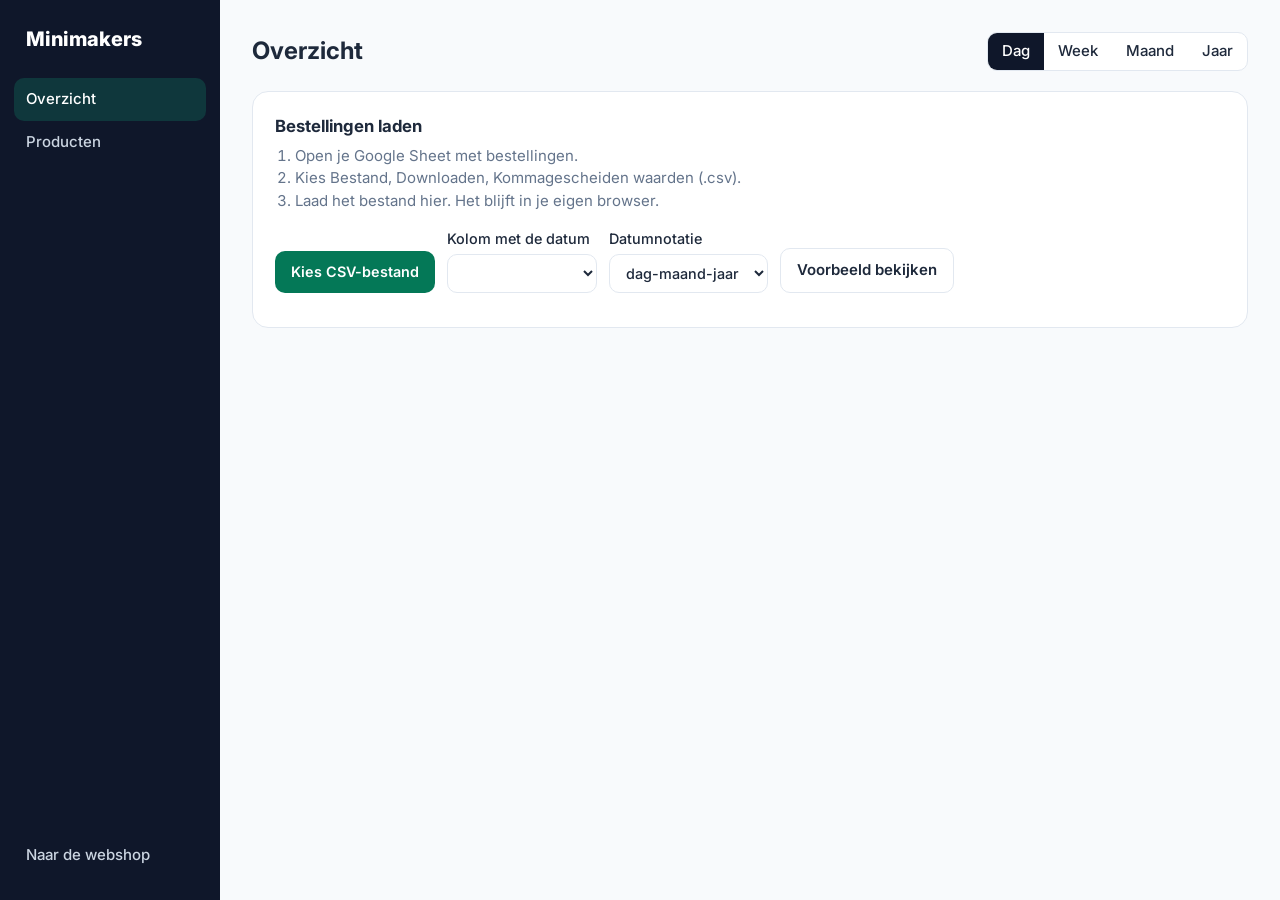
<file: dashboard.html>
<!DOCTYPE html>
<html lang="nl">
<head>
<meta charset="UTF-8">
<meta name="viewport" content="width=device-width, initial-scale=1.0">
<meta name="robots" content="noindex">
<title>Minimakers beheer</title>
<link href="https://fonts.googleapis.com/css2?family=Inter:wght@400;500;600;700;800&display=swap" rel="stylesheet">
<style>
:root{--primary:#10b981;--brand:#047857;--dark:#0f172a;--text:#1e293b;--muted:#64748b;--line:#e2e8f0;--bg:#f8fafc;--radius:16px}
*{box-sizing:border-box}
body{margin:0;font-family:'Inter',-apple-system,BlinkMacSystemFont,'Segoe UI',Roboto,sans-serif;color:var(--text);background:var(--bg);font-size:15px;line-height:1.5}
[hidden]{display:none!important}
button,input,select,textarea{font:inherit;color:inherit}
:focus-visible{outline:2px solid var(--brand);outline-offset:2px}
h1{font-size:1.5rem;margin:0}
h2{font-size:1.05rem;margin:0}
small,.muted{color:var(--muted)}
label{display:grid;gap:4px;font-weight:500;font-size:.9rem}
input,select,textarea{border:1px solid var(--line);border-radius:10px;padding:9px 12px;background:#fff;width:100%}
input[type=checkbox]{width:auto}
.btn{background:var(--brand);color:#fff;border:0;border-radius:10px;padding:10px 16px;font-weight:600;cursor:pointer;display:inline-block;text-align:center}
.btn:hover{background:#065f46}
.btn.ghost{background:#fff;color:var(--text);border:1px solid var(--line)}
.btn.ghost:hover{background:var(--bg)}
.shell{display:grid;grid-template-columns:220px 1fr;min-height:100vh}
aside{background:var(--dark);color:#cbd5e1;padding:24px 14px;display:flex;flex-direction:column;gap:4px;position:sticky;top:0;height:100vh}
.brand{color:#fff;font-weight:800;font-size:1.25rem;padding:0 12px 20px}
aside button,aside a{background:none;border:0;color:inherit;text-align:left;padding:10px 12px;border-radius:10px;cursor:pointer;font-weight:500;width:100%;text-decoration:none;display:block}
aside button:hover,aside a:hover{background:rgba(255,255,255,.07)}
aside button[aria-current=page]{background:rgba(16,185,129,.2);color:#fff}
.spacer{flex:1}
main{padding:32px;max-width:1120px;width:100%}
.head{display:flex;justify-content:space-between;align-items:center;gap:16px;flex-wrap:wrap;margin-bottom:20px}
.panel{background:#fff;border:1px solid var(--line);border-radius:var(--radius);padding:22px;margin-bottom:20px}
.panel .head{margin-bottom:14px}
.tabs{display:inline-flex;border:1px solid var(--line);border-radius:10px;overflow:hidden;background:#fff}
.tabs button{border:0;background:none;padding:7px 14px;cursor:pointer;font-weight:500}
.tabs button[aria-pressed=true]{background:var(--dark);color:#fff}
.kpis{display:grid;grid-template-columns:repeat(4,1fr);padding:0}
.kpis div{padding:20px 22px;border-left:1px solid var(--line);display:grid;gap:2px}
.kpis div:first-child{border-left:0}
.kpis strong{font-size:1.6rem;font-weight:700}
.kpis span{color:var(--muted);font-size:.9rem}
.chart{display:flex;gap:4px;height:240px;position:relative;padding-top:18px}
.ymax{position:absolute;top:0;left:0;font-size:.75rem;color:var(--muted)}
.col{flex:1;min-width:0;display:flex;flex-direction:column}
.barwrap{flex:1;display:flex;align-items:flex-end;border-bottom:1px solid var(--line)}
.bar{width:100%;background:var(--primary);border-radius:4px 4px 0 0;min-height:2px}
.col:hover .bar{background:var(--brand)}
.col span{height:22px;padding-top:4px;font-size:.72rem;color:var(--muted);white-space:nowrap;display:flex;justify-content:center}
.best{display:grid;grid-template-columns:minmax(120px,200px) 1fr 90px;gap:12px;align-items:center;padding:7px 0}
.best .track{background:var(--bg);border-radius:6px;height:12px}
.best .fill{background:var(--primary);height:100%;border-radius:6px}
.best b{text-align:right;font-weight:600}
.load{display:flex;gap:12px;align-items:end;flex-wrap:wrap}
.load label{min-width:150px}
.steps{margin:6px 0 16px;padding-left:20px;color:var(--muted)}
table{width:100%;border-collapse:collapse}
th{text-align:left;font-weight:600;color:var(--muted);font-size:.85rem;padding:0 10px 10px}
td{padding:10px;border-top:1px solid var(--line);vertical-align:middle}
.table{overflow-x:auto;padding:16px 12px}
.thumb{width:44px;height:44px;border-radius:10px;object-fit:cover;background:var(--bg);display:block}
.form{display:grid;gap:14px;max-width:560px}
.row2{display:grid;grid-template-columns:1fr 1fr;gap:12px}
.check{grid-auto-flow:column;justify-content:start;align-items:center;gap:8px}
.preview{max-width:120px;border-radius:10px}
.ok{background:#d1fae5;border-radius:10px;padding:10px 14px;margin-bottom:16px}
.banner{background:#fef3c7;border-radius:10px;padding:10px 14px;margin-bottom:20px}
@media(max-width:820px){
 .shell{grid-template-columns:1fr}
 aside{position:static;height:auto;flex-direction:row;flex-wrap:wrap;padding:12px}
 aside .brand{width:100%;padding:0 8px 6px}
 aside button,aside a{width:auto}
 .spacer{display:none}
 main{padding:18px}
 .kpis{grid-template-columns:1fr 1fr}
 .kpis div:nth-child(3){border-left:0}
 .kpis div:nth-child(n+3){border-top:1px solid var(--line)}
 .best{grid-template-columns:100px 1fr 70px}
 .row2{grid-template-columns:1fr}
}
</style>
</head>
<body>
<div class="shell">
  <aside>
    <div class="brand">Minimakers</div>
    <nav>
      <button data-view="overzicht" aria-current="page">Overzicht</button>
      <button data-view="producten">Producten</button>
    </nav>
    <div class="spacer"></div>
    <a href="./">Naar de webshop</a>
  </aside>

  <main>
    <div id="demoBanner" class="banner" hidden>Dit zijn voorbeeldgegevens. Laad je eigen bestand om je echte cijfers te zien.</div>

    <section id="v-overzicht">
      <div class="head">
        <div><h1>Overzicht</h1><p id="range" class="muted" style="margin:0"></p></div>
        <div class="tabs" id="periodTabs">
          <button data-p="dag" aria-pressed="true">Dag</button>
          <button data-p="week" aria-pressed="false">Week</button>
          <button data-p="maand" aria-pressed="false">Maand</button>
          <button data-p="jaar" aria-pressed="false">Jaar</button>
        </div>
      </div>

      <div class="panel">
        <h2>Bestellingen laden</h2>
        <ol class="steps">
          <li>Open je Google Sheet met bestellingen.</li>
          <li>Kies Bestand, Downloaden, Kommagescheiden waarden (.csv).</li>
          <li>Laad het bestand hier. Het blijft in je eigen browser.</li>
        </ol>
        <div class="load">
          <label class="btn" style="cursor:pointer">Kies CSV-bestand<input id="csvFile" type="file" accept=".csv,text/csv" hidden></label>
          <label>Kolom met de datum<select id="dateCol"></select></label>
          <label>Datumnotatie<select id="dateFmt"><option value="dmy">dag-maand-jaar</option><option value="mdy">maand-dag-jaar</option></select></label>
          <button class="btn ghost" id="demoBtn" type="button">Voorbeeld bekijken</button>
        </div>
        <p id="loadNote" class="muted" style="margin:12px 0 0"></p>
      </div>

      <div id="dash" hidden>
        <div class="panel kpis" id="kpis"></div>
        <div class="panel">
          <div class="head">
            <h2 id="chartTitle"></h2>
            <div class="tabs" id="metricTabs">
              <button data-m="rev" aria-pressed="true">Omzet</button>
              <button data-m="qty" aria-pressed="false">Aantal verkocht</button>
            </div>
          </div>
          <div class="chart" id="chart"></div>
        </div>
        <div class="panel">
          <div class="head"><h2 id="bestTitle"></h2></div>
          <div id="best"></div>
        </div>
      </div>
    </section>

    <section id="v-producten" hidden>
      <div class="head"><h1>Producten</h1></div>

      <div class="panel">
        <h2>Stap 1: laad je index.html</h2>
        <p class="muted">Kies het bestand uit je projectmap. Het dashboard voegt nieuwe producten toe met dezelfde kaart als de bestaande.</p>
        <label class="btn" style="cursor:pointer;width:max-content">Kies index.html<input id="htmlFile" type="file" accept=".html,text/html" hidden></label>
      </div>

      <div id="prodTools" hidden>
        <div id="prodDone" class="ok" hidden></div>
        <div class="panel">
          <h2 style="margin-bottom:14px">Stap 2: product toevoegen</h2>
          <form id="pForm" class="form">
            <label>Naam<input name="pname" required></label>
            <label>Beschrijving<textarea name="description" rows="3" required></textarea></label>
            <div class="row2">
              <label>Prijs in euro<input name="price" inputmode="decimal" placeholder="2,50" required></label>
              <label>Categorie
                <select name="category"><option value="Feestdagen">Feestdagen</option><option value="fidgets">Fidgets &amp; Toys</option><option value="gadgets">Gadgets</option></select>
              </label>
            </div>
            <label>Foto<input name="photo" type="file" accept="image/*" required></label>
            <img id="pPreview" class="preview" alt="" hidden>
            <small>Zet de foto in dezelfde map als index.html. De bestandsnaam wordt gebruikt in de kaart.</small>
            <label class="check"><input name="two" type="checkbox">Twee kleuren kiezen (hoofd- en accentkleur)</label>
            <label class="check"><input name="pop" type="checkbox">Label “Populair” tonen</label>
            <div><button class="btn">Product toevoegen</button></div>
          </form>
        </div>
        <div class="panel" id="dlPanel" hidden>
          <h2>Stap 3: opslaan</h2>
          <p class="muted">Download het nieuwe bestand, vervang index.html in je map en push naar GitHub.</p>
          <button class="btn" id="dlBtn" type="button">Download index.html</button>
        </div>
        <div class="panel table">
          <table>
            <thead><tr><th></th><th>Product</th><th>Prijs</th><th>Categorie</th></tr></thead>
            <tbody id="productsBody"></tbody>
          </table>
        </div>
      </div>
    </section>
  </main>
</div>

<script>
const $ = s => document.querySelector(s);
const $$ = s => [...document.querySelectorAll(s)];
const P = { dag: { n: 30, text: '30 dagen' }, week: { n: 12, text: '12 weken' }, maand: { n: 12, text: '12 maanden' }, jaar: { n: 5, text: '5 jaar' } };
const COLORS = ['Zwart', 'Wit', 'Rood', 'Groen', 'Oranje', 'Donkerblauw', 'Lichtblauw', 'Grijs', 'Bruin'];
const CATS = { Feestdagen: 'Feestdagen', fidgets: 'Fidgets & Toys', gadgets: 'Gadgets' };
let period = 'dag', metric = 'rev', orders = [], csv = null, shopHtml = '', added = 0;

const eur = v => new Intl.NumberFormat('nl-NL', { style: 'currency', currency: 'EUR' }).format(Number(v) || 0);
const esc = s => String(s ?? '').replace(/[&<>"']/g, c => ({ '&': '&amp;', '<': '&lt;', '>': '&gt;', '"': '&quot;', "'": '&#39;' }[c]));
const sum = (a, k) => a.reduce((t, x) => t + x[k], 0);

/* ---------- CSV ---------- */
function parseCSV(text) {
  if (text.charCodeAt(0) === 0xFEFF) text = text.slice(1);
  const first = text.split(/\r?\n/)[0];
  const delim = (first.match(/;/g) || []).length > (first.match(/,/g) || []).length ? ';' : ',';
  const rows = [];
  let row = [], f = '', q = false;
  for (let i = 0; i < text.length; i++) {
    const c = text[i];
    if (q) {
      if (c === '"') { if (text[i + 1] === '"') { f += '"'; i++; } else q = false; }
      else f += c;
    } else if (c === '"') q = true;
    else if (c === delim) { row.push(f); f = ''; }
    else if (c === '\n' || c === '\r') {
      if (c === '\r' && text[i + 1] === '\n') i++;
      row.push(f); f = '';
      if (row.some(x => x !== '')) rows.push(row);
      row = [];
    } else f += c;
  }
  if (f !== '' || row.length) { row.push(f); if (row.some(x => x !== '')) rows.push(row); }
  return rows;
}
function parseDate(s, mdy) {
  s = String(s || '').trim();
  if (!s) return null;
  let m = s.match(/^(\d{4})-(\d{2})-(\d{2})(?:[T ](\d{1,2}):(\d{2}))?/);
  if (m) return new Date(+m[1], m[2] - 1, +m[3], +m[4] || 0, +m[5] || 0);
  m = s.match(/^(\d{1,2})[-\/.](\d{1,2})[-\/.](\d{4})(?:[ T,]+(\d{1,2}):(\d{2}))?/);
  if (m) {
    const a = +m[1], b = +m[2];
    return new Date(+m[3], (mdy ? a : b) - 1, mdy ? b : a, +m[4] || 0, +m[5] || 0);
  }
  const t = Date.parse(s);
  return isNaN(t) ? null : new Date(t);
}
function applyCSV() {
  const H = csv.headers;
  const find = re => H.findIndex(x => re.test(x));
  const di = +$('#dateCol').value, ii = find(/orderitems/i), ti = find(/totaalbedrag|^total/i);
  const mdy = $('#dateFmt').value === 'mdy';
  orders = [];
  let skipped = 0, noItems = 0;
  for (const r of csv.rows) {
    const dt = parseDate(r[di], mdy);
    if (!dt) { skipped++; continue; }
    let obj = null;
    if (ii >= 0) { try { obj = JSON.parse(r[ii]); } catch (e) { obj = null; } }
    let total = ti >= 0 ? parseFloat(String(r[ti]).replace(/[^\d,.-]/g, '').replace(',', '.')) : NaN;
    if (isNaN(total)) total = obj ? Number(obj.total) || 0 : 0;
    if (!obj || !obj.items) noItems++;
    orders.push({ created_at: dt, total, items: (obj && obj.items) || [] });
  }
  let note = `${orders.length} bestellingen geladen.`;
  if (skipped) note += ` ${skipped} rijen zonder herkenbare datum overgeslagen. Controleer de datumkolom en datumnotatie.`;
  if (ii < 0) note += ' De kolom OrderItemsJSON ontbreekt, dus de bestsellers kunnen niet worden berekend.';
  else if (noItems) note += ` ${noItems} oudere bestellingen hebben geen productgegevens en tellen alleen mee voor de omzet.`;
  $('#loadNote').textContent = note;
  render();
}
function loadCSVText(text, save) {
  const rows = parseCSV(text);
  if (rows.length < 2) { $('#loadNote').textContent = 'Het bestand is leeg of geen geldige CSV.'; return; }
  csv = { headers: rows[0].map(h => h.trim()), rows: rows.slice(1) };
  const guess = csv.headers.findIndex(h => /datum|date|time|tijd|created|timestamp/i.test(h));
  $('#dateCol').innerHTML = csv.headers.map((h, i) => `<option value="${i}">${esc(h || 'Kolom ' + (i + 1))}</option>`).join('');
  $('#dateCol').value = guess >= 0 ? guess : 0;
  $('#demoBanner').hidden = true;
  if (save) { try { localStorage.setItem('mm_csv', text); } catch (e) {} }
  applyCSV();
}
$('#csvFile').onchange = async e => { const f = e.target.files[0]; if (f) loadCSVText(await f.text(), true); };
$('#dateCol').onchange = $('#dateFmt').onchange = () => csv && applyCSV();

/* ---------- periodes ---------- */
function bucketStart(d, p) {
  if (p === 'dag') return new Date(d.getFullYear(), d.getMonth(), d.getDate());
  if (p === 'week') { const x = new Date(d.getFullYear(), d.getMonth(), d.getDate()); x.setDate(x.getDate() - (x.getDay() + 6) % 7); return x; }
  if (p === 'maand') return new Date(d.getFullYear(), d.getMonth(), 1);
  return new Date(d.getFullYear(), 0, 1);
}
function step(d, p, k) {
  const x = new Date(d);
  if (p === 'dag') x.setDate(x.getDate() + k);
  else if (p === 'week') x.setDate(x.getDate() + 7 * k);
  else if (p === 'maand') x.setMonth(x.getMonth() + k);
  else x.setFullYear(x.getFullYear() + k);
  return x;
}
function isoWeek(d) {
  const t = new Date(Date.UTC(d.getFullYear(), d.getMonth(), d.getDate()));
  t.setUTCDate(t.getUTCDate() + 4 - (t.getUTCDay() || 7));
  return Math.ceil(((t - new Date(Date.UTC(t.getUTCFullYear(), 0, 1))) / 864e5 + 1) / 7);
}
function label(d, p) {
  if (p === 'dag') return d.toLocaleDateString('nl-NL', { day: 'numeric', month: 'short' });
  if (p === 'week') return 'wk ' + isoWeek(d);
  if (p === 'maand') return d.toLocaleDateString('nl-NL', { month: 'short', year: '2-digit' });
  return String(d.getFullYear());
}
function compute() {
  const last = bucketStart(new Date(), period);
  const buckets = [];
  for (let i = P[period].n - 1; i >= 0; i--) {
    const s = step(last, period, -i);
    buckets.push({ s, t: s.getTime(), rev: 0, qty: 0, orders: 0 });
  }
  const map = new Map(buckets.map(b => [b.t, b]));
  const prod = new Map();
  for (const o of orders) {
    const b = map.get(bucketStart(o.created_at, period).getTime());
    if (!b) continue;
    b.rev += o.total;
    b.orders++;
    for (const it of o.items) {
      const q = Number(it.quantity) || 1;
      b.qty += q;
      const e = prod.get(it.name) || { name: it.name, qty: 0, rev: 0 };
      e.qty += q;
      e.rev += (Number(it.price) || 0) * q;
      prod.set(it.name, e);
    }
  }
  return { buckets, prod: [...prod.values()] };
}

/* ---------- overzicht ---------- */
function render() {
  $('#dash').hidden = !orders.length;
  if (!orders.length) { $('#range').textContent = ''; return; }
  const d = compute();
  const key = metric === 'rev' ? 'rev' : 'qty';
  const fmt = v => metric === 'rev' ? eur(v) : v + ' stuks';
  const rev = sum(d.buckets, 'rev'), qty = sum(d.buckets, 'qty'), n = sum(d.buckets, 'orders');
  $('#range').textContent = 'Afgelopen ' + P[period].text;
  $('#kpis').innerHTML = [['Omzet', eur(rev)], ['Bestellingen', n], ['Stuks verkocht', qty], ['Gemiddelde bestelling', eur(n ? rev / n : 0)]]
    .map(([l, v]) => `<div><strong>${v}</strong><span>${l}</span></div>`).join('');
  $('#chartTitle').textContent = (metric === 'rev' ? 'Omzet' : 'Aantal verkocht') + ' per ' + period;
  const max = Math.max(...d.buckets.map(b => b[key]), 0);
  const every = Math.ceil(d.buckets.length / 8);
  $('#chart').innerHTML = `<div class="ymax">${max ? fmt(max) : ''}</div>` + d.buckets.map((b, i) =>
    `<div class="col" title="${label(b.s, period)}: ${eur(b.rev)}, ${b.qty} stuks"><div class="barwrap"><div class="bar" style="height:${max ? b[key] / max * 100 : 0}%"></div></div><span>${i % every === 0 ? label(b.s, period) : ''}</span></div>`).join('');
  const top = d.prod.sort((a, b) => b[key] - a[key]).slice(0, 8);
  $('#bestTitle').textContent = 'Bestverkocht, ' + (metric === 'rev' ? 'op omzet' : 'op aantal');
  $('#best').innerHTML = top.length ? top.map(p =>
    `<div class="best"><span>${esc(p.name)}</span><div class="track"><div class="fill" style="width:${p[key] / top[0][key] * 100}%"></div></div><b>${fmt(p[key])}</b></div>`).join('')
    : '<p class="muted">Nog geen bestellingen in deze periode.</p>';
}
$$('#periodTabs button').forEach(b => b.onclick = () => {
  period = b.dataset.p;
  $$('#periodTabs button').forEach(x => x.setAttribute('aria-pressed', x === b));
  render();
});
$$('#metricTabs button').forEach(b => b.onclick = () => {
  metric = b.dataset.m;
  $$('#metricTabs button').forEach(x => x.setAttribute('aria-pressed', x === b));
  render();
});
$$('nav button').forEach(b => b.onclick = () => {
  $$('nav button').forEach(x => x.removeAttribute('aria-current'));
  b.setAttribute('aria-current', 'page');
  ['overzicht', 'producten'].forEach(v => { $('#v-' + v).hidden = v !== b.dataset.view; });
});

/* ---------- producten ---------- */
function listProducts() {
  const doc = new DOMParser().parseFromString(shopHtml, 'text/html');
  const cards = [...doc.querySelectorAll('.product-card')];
  $('#productsBody').innerHTML = cards.map(c => {
    const img = c.querySelector('.product-image');
    return `<tr><td><img class="thumb" src="./${esc(img ? img.getAttribute('src') : '')}" alt=""></td>
      <td>${esc(c.querySelector('.product-title')?.textContent)}</td>
      <td>${esc(c.querySelector('.price-tag')?.textContent)}</td>
      <td>${esc(CATS[c.dataset.category] || c.dataset.category)}</td></tr>`;
  }).join('');
}
$('#htmlFile').onchange = async e => {
  const f = e.target.files[0];
  if (!f) return;
  shopHtml = await f.text();
  if (!shopHtml.includes('class="product-card"')) {
    shopHtml = '';
    $('#prodTools').hidden = true;
    alert('Dit lijkt niet het index.html van je webshop. Kies het bestand uit de hoofdmap van je project.');
    return;
  }
  added = 0;
  $('#prodDone').hidden = true;
  $('#dlPanel').hidden = true;
  $('#prodTools').hidden = false;
  listProducts();
};
function options(list) { return list.map(c => `<option value="${c}">${c}</option>`).join(''); }
function cardHtml(p) {
  const accent = ['Wit', ...COLORS.filter(c => c !== 'Wit')];
  const select = (lab, name, list) => `                        <div class="color-select">
                            <label>${lab}</label>
                            <select class="select-box" data-color-label="${name}">
                                ${options(list)}
                            </select>
                        </div>`;
  const colors = p.two ? select('1. Hoofdkleur:', 'Hoofdkleur', COLORS) + '\n' + select('2. Accentkleur:', 'Accentkleur', accent)
    : select('Kies kleur filament:', 'Kleur', COLORS);
  return `            <!-- ${esc(p.name)} -->
            <article class="product-card" data-category="${p.category}">
                <div class="card-image-wrapper">
                    <img src="${esc(p.image)}" alt="${esc(p.name)}" class="product-image">${p.pop ? '\n                    <span class="badge">Populair</span>' : ''}
                </div>
                <div class="card-content">
                    <h3 class="product-title">${esc(p.name)}</h3>
                    <div class="price-tag">${eur(p.price).replace(/\u00a0/g, '')}</div>
                    <p class="product-description">${esc(p.description)} <span class="eco-tag">🌱 Gemaakt van milieuvriendelijk PLA.</span></p>
                    <div class="color-select-group">
${colors}
                    </div>
                    <button class="btn add-to-cart-btn" data-id="p${Date.now()}" data-name="${esc(p.name)}" data-price="${p.price.toFixed(2)}" data-image="${esc(p.image)}">In winkelmand</button>
                </div>
            </article>`;
}
$('#pForm').elements.photo.onchange = e => {
  const file = e.target.files[0];
  $('#pPreview').hidden = !file;
  if (file) $('#pPreview').src = URL.createObjectURL(file);
};
$('#pForm').onsubmit = e => {
  e.preventDefault();
  const f = e.target;
  const d = Object.fromEntries(new FormData(f));
  const price = parseFloat(String(d.price).replace(',', '.'));
  if (!(price >= 0)) return alert('Vul een geldige prijs in, bijvoorbeeld 2,50.');
  const photo = f.elements.photo.files[0];
  const p = { name: d.pname.trim(), description: d.description.trim(), price, category: d.category, image: photo.name, two: !!d.two, pop: !!d.pop };
  const marker = `<article class="product-card" data-category="${p.category}"`;
  const i = shopHtml.lastIndexOf(marker);
  const end = i < 0 ? -1 : shopHtml.indexOf('</article>', i);
  if (end < 0) return alert('Kon de plek voor dit product in index.html niet vinden.');
  const at = end + '</article>'.length;
  shopHtml = shopHtml.slice(0, at) + '\n\n' + cardHtml(p) + shopHtml.slice(at);
  added++;
  f.reset();
  $('#pPreview').hidden = true;
  $('#prodDone').hidden = false;
  $('#prodDone').textContent = `${p.name} is toegevoegd (${added} nieuw). Voeg er nog een toe of ga naar stap 3. Vergeet niet de foto ${p.image} in je map te zetten.`;
  $('#dlPanel').hidden = false;
  listProducts();
};
$('#dlBtn').onclick = () => {
  const a = document.createElement('a');
  a.href = URL.createObjectURL(new Blob([shopHtml], { type: 'text/html' }));
  a.download = 'index.html';
  a.click();
};

/* ---------- voorbeeld ---------- */
$('#demoBtn').onclick = () => {
  const list = [['Multiclicker', 2.5], ['Hexagon Fidget', 2.5], ['Joy Fidget', 1.5], ['Infinity Cube', 2], ['Christmas Tree', 2.5], ['Sinterklaas Bowl', 5], ['Phone Holder', 1.5], ['Key Organizer', 10], ['Pringles Tray', 5], ['Egg Seperator', 2.5]];
  let seed = 7;
  const r = () => (seed = seed * 16807 % 2147483647) / 2147483647;
  orders = [];
  for (let i = 0; i < 260; i++) {
    const d = new Date();
    d.setDate(d.getDate() - Math.floor(r() * r() * 500));
    const count = 1 + Math.floor(r() * 3);
    const items = [];
    for (let k = 0; k < count; k++) {
      const p = list[Math.floor(r() * r() * list.length)];
      items.push({ name: p[0], price: p[1], quantity: 1 + Math.floor(r() * 2) });
    }
    orders.push({ created_at: d, total: items.reduce((a, b) => a + b.price * b.quantity, 0), items });
  }
  $('#demoBanner').hidden = false;
  $('#loadNote').textContent = '';
  render();
};

/* ---------- start ---------- */
try { const saved = localStorage.getItem('mm_csv'); if (saved) loadCSVText(saved, false); } catch (e) {}
</script>
</body>
</html>
</file>
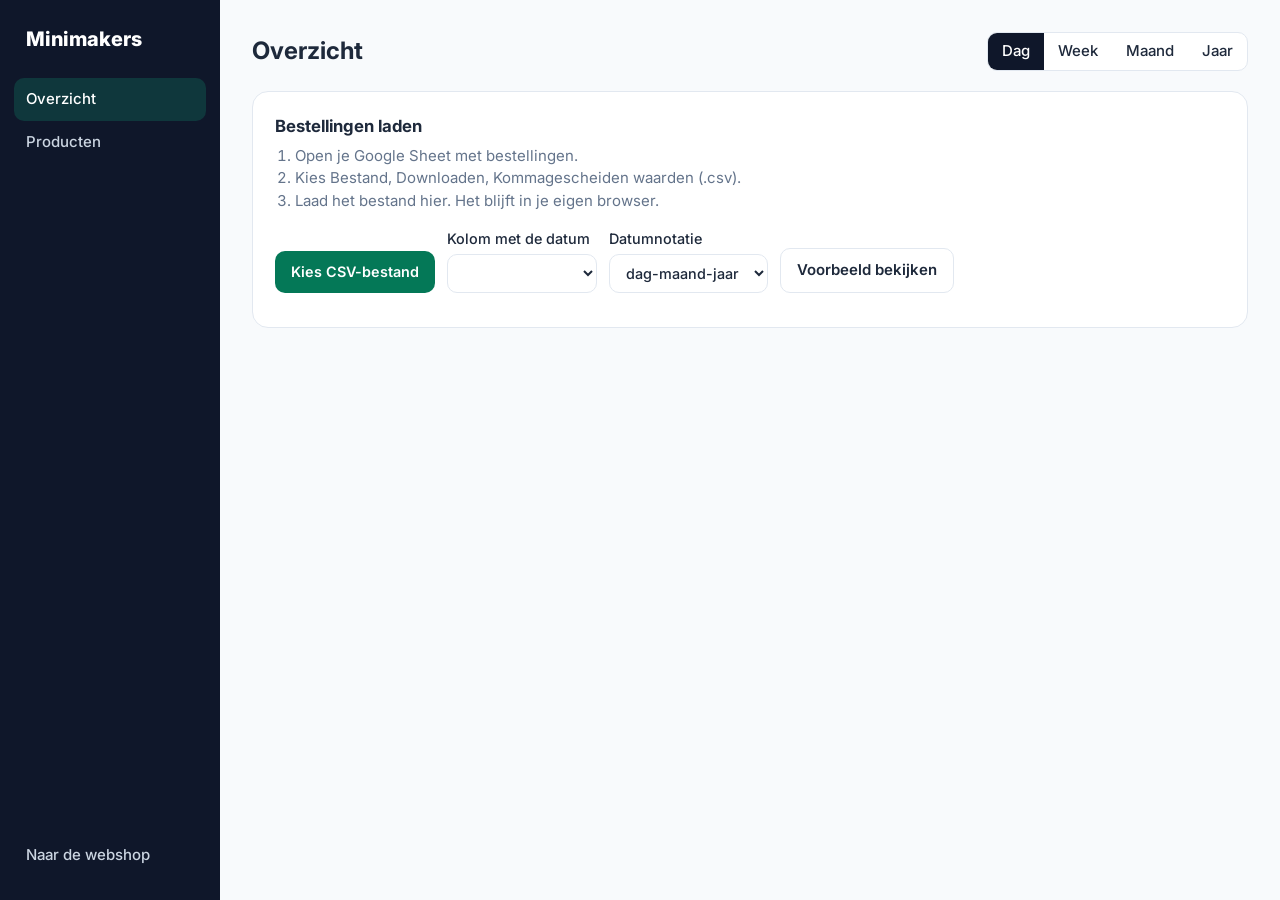
<file: index (1).html>
<!DOCTYPE html>
<html lang="nl">
<head>
<meta charset="UTF-8">
<meta name="viewport" content="width=device-width, initial-scale=1.0">
<meta name="robots" content="noindex">
<title>Minimakers beheer</title>
<link href="https://fonts.googleapis.com/css2?family=Inter:wght@400;500;600;700;800&display=swap" rel="stylesheet">
<style>
:root{--primary:#10b981;--brand:#047857;--dark:#0f172a;--text:#1e293b;--muted:#64748b;--line:#e2e8f0;--bg:#f8fafc;--radius:16px}
*{box-sizing:border-box}
body{margin:0;font-family:'Inter',-apple-system,BlinkMacSystemFont,'Segoe UI',Roboto,sans-serif;color:var(--text);background:var(--bg);font-size:15px;line-height:1.5}
[hidden]{display:none!important}
button,input,select,textarea{font:inherit;color:inherit}
:focus-visible{outline:2px solid var(--brand);outline-offset:2px}
h1{font-size:1.5rem;margin:0}
h2{font-size:1.05rem;margin:0}
small,.muted{color:var(--muted)}
label{display:grid;gap:4px;font-weight:500;font-size:.9rem}
input,select,textarea{border:1px solid var(--line);border-radius:10px;padding:9px 12px;background:#fff;width:100%}
input[type=checkbox]{width:auto}
.btn{background:var(--brand);color:#fff;border:0;border-radius:10px;padding:10px 16px;font-weight:600;cursor:pointer;display:inline-block;text-align:center}
.btn:hover{background:#065f46}
.btn.ghost{background:#fff;color:var(--text);border:1px solid var(--line)}
.btn.ghost:hover{background:var(--bg)}
.shell{display:grid;grid-template-columns:220px 1fr;min-height:100vh}
aside{background:var(--dark);color:#cbd5e1;padding:24px 14px;display:flex;flex-direction:column;gap:4px;position:sticky;top:0;height:100vh}
.brand{color:#fff;font-weight:800;font-size:1.25rem;padding:0 12px 20px}
aside button,aside a{background:none;border:0;color:inherit;text-align:left;padding:10px 12px;border-radius:10px;cursor:pointer;font-weight:500;width:100%;text-decoration:none;display:block}
aside button:hover,aside a:hover{background:rgba(255,255,255,.07)}
aside button[aria-current=page]{background:rgba(16,185,129,.2);color:#fff}
.spacer{flex:1}
main{padding:32px;max-width:1120px;width:100%}
.head{display:flex;justify-content:space-between;align-items:center;gap:16px;flex-wrap:wrap;margin-bottom:20px}
.panel{background:#fff;border:1px solid var(--line);border-radius:var(--radius);padding:22px;margin-bottom:20px}
.panel .head{margin-bottom:14px}
.tabs{display:inline-flex;border:1px solid var(--line);border-radius:10px;overflow:hidden;background:#fff}
.tabs button{border:0;background:none;padding:7px 14px;cursor:pointer;font-weight:500}
.tabs button[aria-pressed=true]{background:var(--dark);color:#fff}
.kpis{display:grid;grid-template-columns:repeat(4,1fr);padding:0}
.kpis div{padding:20px 22px;border-left:1px solid var(--line);display:grid;gap:2px}
.kpis div:first-child{border-left:0}
.kpis strong{font-size:1.6rem;font-weight:700}
.kpis span{color:var(--muted);font-size:.9rem}
.chart{display:flex;gap:4px;height:240px;position:relative;padding-top:18px}
.ymax{position:absolute;top:0;left:0;font-size:.75rem;color:var(--muted)}
.col{flex:1;min-width:0;display:flex;flex-direction:column}
.barwrap{flex:1;display:flex;align-items:flex-end;border-bottom:1px solid var(--line)}
.bar{width:100%;background:var(--primary);border-radius:4px 4px 0 0;min-height:2px}
.col:hover .bar{background:var(--brand)}
.col span{height:22px;padding-top:4px;font-size:.72rem;color:var(--muted);white-space:nowrap;display:flex;justify-content:center}
.best{display:grid;grid-template-columns:minmax(120px,200px) 1fr 90px;gap:12px;align-items:center;padding:7px 0}
.best .track{background:var(--bg);border-radius:6px;height:12px}
.best .fill{background:var(--primary);height:100%;border-radius:6px}
.best b{text-align:right;font-weight:600}
.load{display:flex;gap:12px;align-items:end;flex-wrap:wrap}
.load label{min-width:150px}
.steps{margin:6px 0 16px;padding-left:20px;color:var(--muted)}
table{width:100%;border-collapse:collapse}
th{text-align:left;font-weight:600;color:var(--muted);font-size:.85rem;padding:0 10px 10px}
td{padding:10px;border-top:1px solid var(--line);vertical-align:middle}
.table{overflow-x:auto;padding:16px 12px}
.thumb{width:44px;height:44px;border-radius:10px;object-fit:cover;background:var(--bg);display:block}
.form{display:grid;gap:14px;max-width:560px}
.row2{display:grid;grid-template-columns:1fr 1fr;gap:12px}
.check{grid-auto-flow:column;justify-content:start;align-items:center;gap:8px}
.preview{max-width:120px;border-radius:10px}
.ok{background:#d1fae5;border-radius:10px;padding:10px 14px;margin-bottom:16px}
.banner{background:#fef3c7;border-radius:10px;padding:10px 14px;margin-bottom:20px}
@media(max-width:820px){
 .shell{grid-template-columns:1fr}
 aside{position:static;height:auto;flex-direction:row;flex-wrap:wrap;padding:12px}
 aside .brand{width:100%;padding:0 8px 6px}
 aside button,aside a{width:auto}
 .spacer{display:none}
 main{padding:18px}
 .kpis{grid-template-columns:1fr 1fr}
 .kpis div:nth-child(3){border-left:0}
 .kpis div:nth-child(n+3){border-top:1px solid var(--line)}
 .best{grid-template-columns:100px 1fr 70px}
 .row2{grid-template-columns:1fr}
}
</style>
</head>
<body>
<div class="shell">
  <aside>
    <div class="brand">Minimakers</div>
    <nav>
      <button data-view="overzicht" aria-current="page">Overzicht</button>
      <button data-view="producten">Producten</button>
    </nav>
    <div class="spacer"></div>
    <a href="../">Naar de webshop</a>
  </aside>

  <main>
    <div id="demoBanner" class="banner" hidden>Dit zijn voorbeeldgegevens. Laad je eigen bestand om je echte cijfers te zien.</div>

    <section id="v-overzicht">
      <div class="head">
        <div><h1>Overzicht</h1><p id="range" class="muted" style="margin:0"></p></div>
        <div class="tabs" id="periodTabs">
          <button data-p="dag" aria-pressed="true">Dag</button>
          <button data-p="week" aria-pressed="false">Week</button>
          <button data-p="maand" aria-pressed="false">Maand</button>
          <button data-p="jaar" aria-pressed="false">Jaar</button>
        </div>
      </div>

      <div class="panel">
        <h2>Bestellingen laden</h2>
        <ol class="steps">
          <li>Open je Google Sheet met bestellingen.</li>
          <li>Kies Bestand, Downloaden, Kommagescheiden waarden (.csv).</li>
          <li>Laad het bestand hier. Het blijft in je eigen browser.</li>
        </ol>
        <div class="load">
          <label class="btn" style="cursor:pointer">Kies CSV-bestand<input id="csvFile" type="file" accept=".csv,text/csv" hidden></label>
          <label>Kolom met de datum<select id="dateCol"></select></label>
          <label>Datumnotatie<select id="dateFmt"><option value="dmy">dag-maand-jaar</option><option value="mdy">maand-dag-jaar</option></select></label>
          <button class="btn ghost" id="demoBtn" type="button">Voorbeeld bekijken</button>
        </div>
        <p id="loadNote" class="muted" style="margin:12px 0 0"></p>
      </div>

      <div id="dash" hidden>
        <div class="panel kpis" id="kpis"></div>
        <div class="panel">
          <div class="head">
            <h2 id="chartTitle"></h2>
            <div class="tabs" id="metricTabs">
              <button data-m="rev" aria-pressed="true">Omzet</button>
              <button data-m="qty" aria-pressed="false">Aantal verkocht</button>
            </div>
          </div>
          <div class="chart" id="chart"></div>
        </div>
        <div class="panel">
          <div class="head"><h2 id="bestTitle"></h2></div>
          <div id="best"></div>
        </div>
      </div>
    </section>

    <section id="v-producten" hidden>
      <div class="head"><h1>Producten</h1></div>

      <div class="panel">
        <h2>Stap 1: laad je index.html</h2>
        <p class="muted">Kies het bestand uit je projectmap. Het dashboard voegt nieuwe producten toe met dezelfde kaart als de bestaande.</p>
        <label class="btn" style="cursor:pointer;width:max-content">Kies index.html<input id="htmlFile" type="file" accept=".html,text/html" hidden></label>
      </div>

      <div id="prodTools" hidden>
        <div id="prodDone" class="ok" hidden></div>
        <div class="panel">
          <h2 style="margin-bottom:14px">Stap 2: product toevoegen</h2>
          <form id="pForm" class="form">
            <label>Naam<input name="pname" required></label>
            <label>Beschrijving<textarea name="description" rows="3" required></textarea></label>
            <div class="row2">
              <label>Prijs in euro<input name="price" inputmode="decimal" placeholder="2,50" required></label>
              <label>Categorie
                <select name="category"><option value="Feestdagen">Feestdagen</option><option value="fidgets">Fidgets &amp; Toys</option><option value="gadgets">Gadgets</option></select>
              </label>
            </div>
            <label>Foto<input name="photo" type="file" accept="image/*" required></label>
            <img id="pPreview" class="preview" alt="" hidden>
            <small>Zet de foto in dezelfde map als index.html. De bestandsnaam wordt gebruikt in de kaart.</small>
            <label class="check"><input name="two" type="checkbox">Twee kleuren kiezen (hoofd- en accentkleur)</label>
            <label class="check"><input name="pop" type="checkbox">Label “Populair” tonen</label>
            <div><button class="btn">Product toevoegen</button></div>
          </form>
        </div>
        <div class="panel" id="dlPanel" hidden>
          <h2>Stap 3: opslaan</h2>
          <p class="muted">Download het nieuwe bestand, vervang index.html in je map en push naar GitHub.</p>
          <button class="btn" id="dlBtn" type="button">Download index.html</button>
        </div>
        <div class="panel table">
          <table>
            <thead><tr><th></th><th>Product</th><th>Prijs</th><th>Categorie</th></tr></thead>
            <tbody id="productsBody"></tbody>
          </table>
        </div>
      </div>
    </section>
  </main>
</div>

<script>
const $ = s => document.querySelector(s);
const $$ = s => [...document.querySelectorAll(s)];
const P = { dag: { n: 30, text: '30 dagen' }, week: { n: 12, text: '12 weken' }, maand: { n: 12, text: '12 maanden' }, jaar: { n: 5, text: '5 jaar' } };
const COLORS = ['Zwart', 'Wit', 'Rood', 'Groen', 'Oranje', 'Donkerblauw', 'Lichtblauw', 'Grijs', 'Bruin'];
const CATS = { Feestdagen: 'Feestdagen', fidgets: 'Fidgets & Toys', gadgets: 'Gadgets' };
let period = 'dag', metric = 'rev', orders = [], csv = null, shopHtml = '', added = 0;

const eur = v => new Intl.NumberFormat('nl-NL', { style: 'currency', currency: 'EUR' }).format(Number(v) || 0);
const esc = s => String(s ?? '').replace(/[&<>"']/g, c => ({ '&': '&amp;', '<': '&lt;', '>': '&gt;', '"': '&quot;', "'": '&#39;' }[c]));
const sum = (a, k) => a.reduce((t, x) => t + x[k], 0);

/* ---------- CSV ---------- */
function parseCSV(text) {
  if (text.charCodeAt(0) === 0xFEFF) text = text.slice(1);
  const first = text.split(/\r?\n/)[0];
  const delim = (first.match(/;/g) || []).length > (first.match(/,/g) || []).length ? ';' : ',';
  const rows = [];
  let row = [], f = '', q = false;
  for (let i = 0; i < text.length; i++) {
    const c = text[i];
    if (q) {
      if (c === '"') { if (text[i + 1] === '"') { f += '"'; i++; } else q = false; }
      else f += c;
    } else if (c === '"') q = true;
    else if (c === delim) { row.push(f); f = ''; }
    else if (c === '\n' || c === '\r') {
      if (c === '\r' && text[i + 1] === '\n') i++;
      row.push(f); f = '';
      if (row.some(x => x !== '')) rows.push(row);
      row = [];
    } else f += c;
  }
  if (f !== '' || row.length) { row.push(f); if (row.some(x => x !== '')) rows.push(row); }
  return rows;
}
function parseDate(s, mdy) {
  s = String(s || '').trim();
  if (!s) return null;
  let m = s.match(/^(\d{4})-(\d{2})-(\d{2})(?:[T ](\d{1,2}):(\d{2}))?/);
  if (m) return new Date(+m[1], m[2] - 1, +m[3], +m[4] || 0, +m[5] || 0);
  m = s.match(/^(\d{1,2})[-\/.](\d{1,2})[-\/.](\d{4})(?:[ T,]+(\d{1,2}):(\d{2}))?/);
  if (m) {
    const a = +m[1], b = +m[2];
    return new Date(+m[3], (mdy ? a : b) - 1, mdy ? b : a, +m[4] || 0, +m[5] || 0);
  }
  const t = Date.parse(s);
  return isNaN(t) ? null : new Date(t);
}
function applyCSV() {
  const H = csv.headers;
  const find = re => H.findIndex(x => re.test(x));
  const di = +$('#dateCol').value, ii = find(/orderitems/i), ti = find(/totaalbedrag|^total/i);
  const mdy = $('#dateFmt').value === 'mdy';
  orders = [];
  let skipped = 0, noItems = 0;
  for (const r of csv.rows) {
    const dt = parseDate(r[di], mdy);
    if (!dt) { skipped++; continue; }
    let obj = null;
    if (ii >= 0) { try { obj = JSON.parse(r[ii]); } catch (e) { obj = null; } }
    let total = ti >= 0 ? parseFloat(String(r[ti]).replace(/[^\d,.-]/g, '').replace(',', '.')) : NaN;
    if (isNaN(total)) total = obj ? Number(obj.total) || 0 : 0;
    if (!obj || !obj.items) noItems++;
    orders.push({ created_at: dt, total, items: (obj && obj.items) || [] });
  }
  let note = `${orders.length} bestellingen geladen.`;
  if (skipped) note += ` ${skipped} rijen zonder herkenbare datum overgeslagen. Controleer de datumkolom en datumnotatie.`;
  if (ii < 0) note += ' De kolom OrderItemsJSON ontbreekt, dus de bestsellers kunnen niet worden berekend.';
  else if (noItems) note += ` ${noItems} oudere bestellingen hebben geen productgegevens en tellen alleen mee voor de omzet.`;
  $('#loadNote').textContent = note;
  render();
}
function loadCSVText(text, save) {
  const rows = parseCSV(text);
  if (rows.length < 2) { $('#loadNote').textContent = 'Het bestand is leeg of geen geldige CSV.'; return; }
  csv = { headers: rows[0].map(h => h.trim()), rows: rows.slice(1) };
  const guess = csv.headers.findIndex(h => /datum|date|time|tijd|created|timestamp/i.test(h));
  $('#dateCol').innerHTML = csv.headers.map((h, i) => `<option value="${i}">${esc(h || 'Kolom ' + (i + 1))}</option>`).join('');
  $('#dateCol').value = guess >= 0 ? guess : 0;
  $('#demoBanner').hidden = true;
  if (save) { try { localStorage.setItem('mm_csv', text); } catch (e) {} }
  applyCSV();
}
$('#csvFile').onchange = async e => { const f = e.target.files[0]; if (f) loadCSVText(await f.text(), true); };
$('#dateCol').onchange = $('#dateFmt').onchange = () => csv && applyCSV();

/* ---------- periodes ---------- */
function bucketStart(d, p) {
  if (p === 'dag') return new Date(d.getFullYear(), d.getMonth(), d.getDate());
  if (p === 'week') { const x = new Date(d.getFullYear(), d.getMonth(), d.getDate()); x.setDate(x.getDate() - (x.getDay() + 6) % 7); return x; }
  if (p === 'maand') return new Date(d.getFullYear(), d.getMonth(), 1);
  return new Date(d.getFullYear(), 0, 1);
}
function step(d, p, k) {
  const x = new Date(d);
  if (p === 'dag') x.setDate(x.getDate() + k);
  else if (p === 'week') x.setDate(x.getDate() + 7 * k);
  else if (p === 'maand') x.setMonth(x.getMonth() + k);
  else x.setFullYear(x.getFullYear() + k);
  return x;
}
function isoWeek(d) {
  const t = new Date(Date.UTC(d.getFullYear(), d.getMonth(), d.getDate()));
  t.setUTCDate(t.getUTCDate() + 4 - (t.getUTCDay() || 7));
  return Math.ceil(((t - new Date(Date.UTC(t.getUTCFullYear(), 0, 1))) / 864e5 + 1) / 7);
}
function label(d, p) {
  if (p === 'dag') return d.toLocaleDateString('nl-NL', { day: 'numeric', month: 'short' });
  if (p === 'week') return 'wk ' + isoWeek(d);
  if (p === 'maand') return d.toLocaleDateString('nl-NL', { month: 'short', year: '2-digit' });
  return String(d.getFullYear());
}
function compute() {
  const last = bucketStart(new Date(), period);
  const buckets = [];
  for (let i = P[period].n - 1; i >= 0; i--) {
    const s = step(last, period, -i);
    buckets.push({ s, t: s.getTime(), rev: 0, qty: 0, orders: 0 });
  }
  const map = new Map(buckets.map(b => [b.t, b]));
  const prod = new Map();
  for (const o of orders) {
    const b = map.get(bucketStart(o.created_at, period).getTime());
    if (!b) continue;
    b.rev += o.total;
    b.orders++;
    for (const it of o.items) {
      const q = Number(it.quantity) || 1;
      b.qty += q;
      const e = prod.get(it.name) || { name: it.name, qty: 0, rev: 0 };
      e.qty += q;
      e.rev += (Number(it.price) || 0) * q;
      prod.set(it.name, e);
    }
  }
  return { buckets, prod: [...prod.values()] };
}

/* ---------- overzicht ---------- */
function render() {
  $('#dash').hidden = !orders.length;
  if (!orders.length) { $('#range').textContent = ''; return; }
  const d = compute();
  const key = metric === 'rev' ? 'rev' : 'qty';
  const fmt = v => metric === 'rev' ? eur(v) : v + ' stuks';
  const rev = sum(d.buckets, 'rev'), qty = sum(d.buckets, 'qty'), n = sum(d.buckets, 'orders');
  $('#range').textContent = 'Afgelopen ' + P[period].text;
  $('#kpis').innerHTML = [['Omzet', eur(rev)], ['Bestellingen', n], ['Stuks verkocht', qty], ['Gemiddelde bestelling', eur(n ? rev / n : 0)]]
    .map(([l, v]) => `<div><strong>${v}</strong><span>${l}</span></div>`).join('');
  $('#chartTitle').textContent = (metric === 'rev' ? 'Omzet' : 'Aantal verkocht') + ' per ' + period;
  const max = Math.max(...d.buckets.map(b => b[key]), 0);
  const every = Math.ceil(d.buckets.length / 8);
  $('#chart').innerHTML = `<div class="ymax">${max ? fmt(max) : ''}</div>` + d.buckets.map((b, i) =>
    `<div class="col" title="${label(b.s, period)}: ${eur(b.rev)}, ${b.qty} stuks"><div class="barwrap"><div class="bar" style="height:${max ? b[key] / max * 100 : 0}%"></div></div><span>${i % every === 0 ? label(b.s, period) : ''}</span></div>`).join('');
  const top = d.prod.sort((a, b) => b[key] - a[key]).slice(0, 8);
  $('#bestTitle').textContent = 'Bestverkocht, ' + (metric === 'rev' ? 'op omzet' : 'op aantal');
  $('#best').innerHTML = top.length ? top.map(p =>
    `<div class="best"><span>${esc(p.name)}</span><div class="track"><div class="fill" style="width:${p[key] / top[0][key] * 100}%"></div></div><b>${fmt(p[key])}</b></div>`).join('')
    : '<p class="muted">Nog geen bestellingen in deze periode.</p>';
}
$$('#periodTabs button').forEach(b => b.onclick = () => {
  period = b.dataset.p;
  $$('#periodTabs button').forEach(x => x.setAttribute('aria-pressed', x === b));
  render();
});
$$('#metricTabs button').forEach(b => b.onclick = () => {
  metric = b.dataset.m;
  $$('#metricTabs button').forEach(x => x.setAttribute('aria-pressed', x === b));
  render();
});
$$('nav button').forEach(b => b.onclick = () => {
  $$('nav button').forEach(x => x.removeAttribute('aria-current'));
  b.setAttribute('aria-current', 'page');
  ['overzicht', 'producten'].forEach(v => { $('#v-' + v).hidden = v !== b.dataset.view; });
});

/* ---------- producten ---------- */
function listProducts() {
  const doc = new DOMParser().parseFromString(shopHtml, 'text/html');
  const cards = [...doc.querySelectorAll('.product-card')];
  $('#productsBody').innerHTML = cards.map(c => {
    const img = c.querySelector('.product-image');
    return `<tr><td><img class="thumb" src="../${esc(img ? img.getAttribute('src') : '')}" alt=""></td>
      <td>${esc(c.querySelector('.product-title')?.textContent)}</td>
      <td>${esc(c.querySelector('.price-tag')?.textContent)}</td>
      <td>${esc(CATS[c.dataset.category] || c.dataset.category)}</td></tr>`;
  }).join('');
}
$('#htmlFile').onchange = async e => {
  const f = e.target.files[0];
  if (!f) return;
  shopHtml = await f.text();
  if (!shopHtml.includes('class="product-card"')) {
    shopHtml = '';
    $('#prodTools').hidden = true;
    alert('Dit lijkt niet het index.html van je webshop. Kies het bestand uit de hoofdmap van je project.');
    return;
  }
  added = 0;
  $('#prodDone').hidden = true;
  $('#dlPanel').hidden = true;
  $('#prodTools').hidden = false;
  listProducts();
};
function options(list) { return list.map(c => `<option value="${c}">${c}</option>`).join(''); }
function cardHtml(p) {
  const accent = ['Wit', ...COLORS.filter(c => c !== 'Wit')];
  const select = (lab, name, list) => `                        <div class="color-select">
                            <label>${lab}</label>
                            <select class="select-box" data-color-label="${name}">
                                ${options(list)}
                            </select>
                        </div>`;
  const colors = p.two ? select('1. Hoofdkleur:', 'Hoofdkleur', COLORS) + '\n' + select('2. Accentkleur:', 'Accentkleur', accent)
    : select('Kies kleur filament:', 'Kleur', COLORS);
  return `            <!-- ${esc(p.name)} -->
            <article class="product-card" data-category="${p.category}">
                <div class="card-image-wrapper">
                    <img src="${esc(p.image)}" alt="${esc(p.name)}" class="product-image">${p.pop ? '\n                    <span class="badge">Populair</span>' : ''}
                </div>
                <div class="card-content">
                    <h3 class="product-title">${esc(p.name)}</h3>
                    <div class="price-tag">${eur(p.price).replace(/\u00a0/g, '')}</div>
                    <p class="product-description">${esc(p.description)} <span class="eco-tag">🌱 Gemaakt van milieuvriendelijk PLA.</span></p>
                    <div class="color-select-group">
${colors}
                    </div>
                    <button class="btn add-to-cart-btn" data-id="p${Date.now()}" data-name="${esc(p.name)}" data-price="${p.price.toFixed(2)}" data-image="${esc(p.image)}">In winkelmand</button>
                </div>
            </article>`;
}
$('#pForm').elements.photo.onchange = e => {
  const file = e.target.files[0];
  $('#pPreview').hidden = !file;
  if (file) $('#pPreview').src = URL.createObjectURL(file);
};
$('#pForm').onsubmit = e => {
  e.preventDefault();
  const f = e.target;
  const d = Object.fromEntries(new FormData(f));
  const price = parseFloat(String(d.price).replace(',', '.'));
  if (!(price >= 0)) return alert('Vul een geldige prijs in, bijvoorbeeld 2,50.');
  const photo = f.elements.photo.files[0];
  const p = { name: d.pname.trim(), description: d.description.trim(), price, category: d.category, image: photo.name, two: !!d.two, pop: !!d.pop };
  const marker = `<article class="product-card" data-category="${p.category}"`;
  const i = shopHtml.lastIndexOf(marker);
  const end = i < 0 ? -1 : shopHtml.indexOf('</article>', i);
  if (end < 0) return alert('Kon de plek voor dit product in index.html niet vinden.');
  const at = end + '</article>'.length;
  shopHtml = shopHtml.slice(0, at) + '\n\n' + cardHtml(p) + shopHtml.slice(at);
  added++;
  f.reset();
  $('#pPreview').hidden = true;
  $('#prodDone').hidden = false;
  $('#prodDone').textContent = `${p.name} is toegevoegd (${added} nieuw). Voeg er nog een toe of ga naar stap 3. Vergeet niet de foto ${p.image} in je map te zetten.`;
  $('#dlPanel').hidden = false;
  listProducts();
};
$('#dlBtn').onclick = () => {
  const a = document.createElement('a');
  a.href = URL.createObjectURL(new Blob([shopHtml], { type: 'text/html' }));
  a.download = 'index.html';
  a.click();
};

/* ---------- voorbeeld ---------- */
$('#demoBtn').onclick = () => {
  const list = [['Multiclicker', 2.5], ['Hexagon Fidget', 2.5], ['Joy Fidget', 1.5], ['Infinity Cube', 2], ['Christmas Tree', 2.5], ['Sinterklaas Bowl', 5], ['Phone Holder', 1.5], ['Key Organizer', 10], ['Pringles Tray', 5], ['Egg Seperator', 2.5]];
  let seed = 7;
  const r = () => (seed = seed * 16807 % 2147483647) / 2147483647;
  orders = [];
  for (let i = 0; i < 260; i++) {
    const d = new Date();
    d.setDate(d.getDate() - Math.floor(r() * r() * 500));
    const count = 1 + Math.floor(r() * 3);
    const items = [];
    for (let k = 0; k < count; k++) {
      const p = list[Math.floor(r() * r() * list.length)];
      items.push({ name: p[0], price: p[1], quantity: 1 + Math.floor(r() * 2) });
    }
    orders.push({ created_at: d, total: items.reduce((a, b) => a + b.price * b.quantity, 0), items });
  }
  $('#demoBanner').hidden = false;
  $('#loadNote').textContent = '';
  render();
};

/* ---------- start ---------- */
try { const saved = localStorage.getItem('mm_csv'); if (saved) loadCSVText(saved, false); } catch (e) {}
</script>
</body>
</html>
</file>
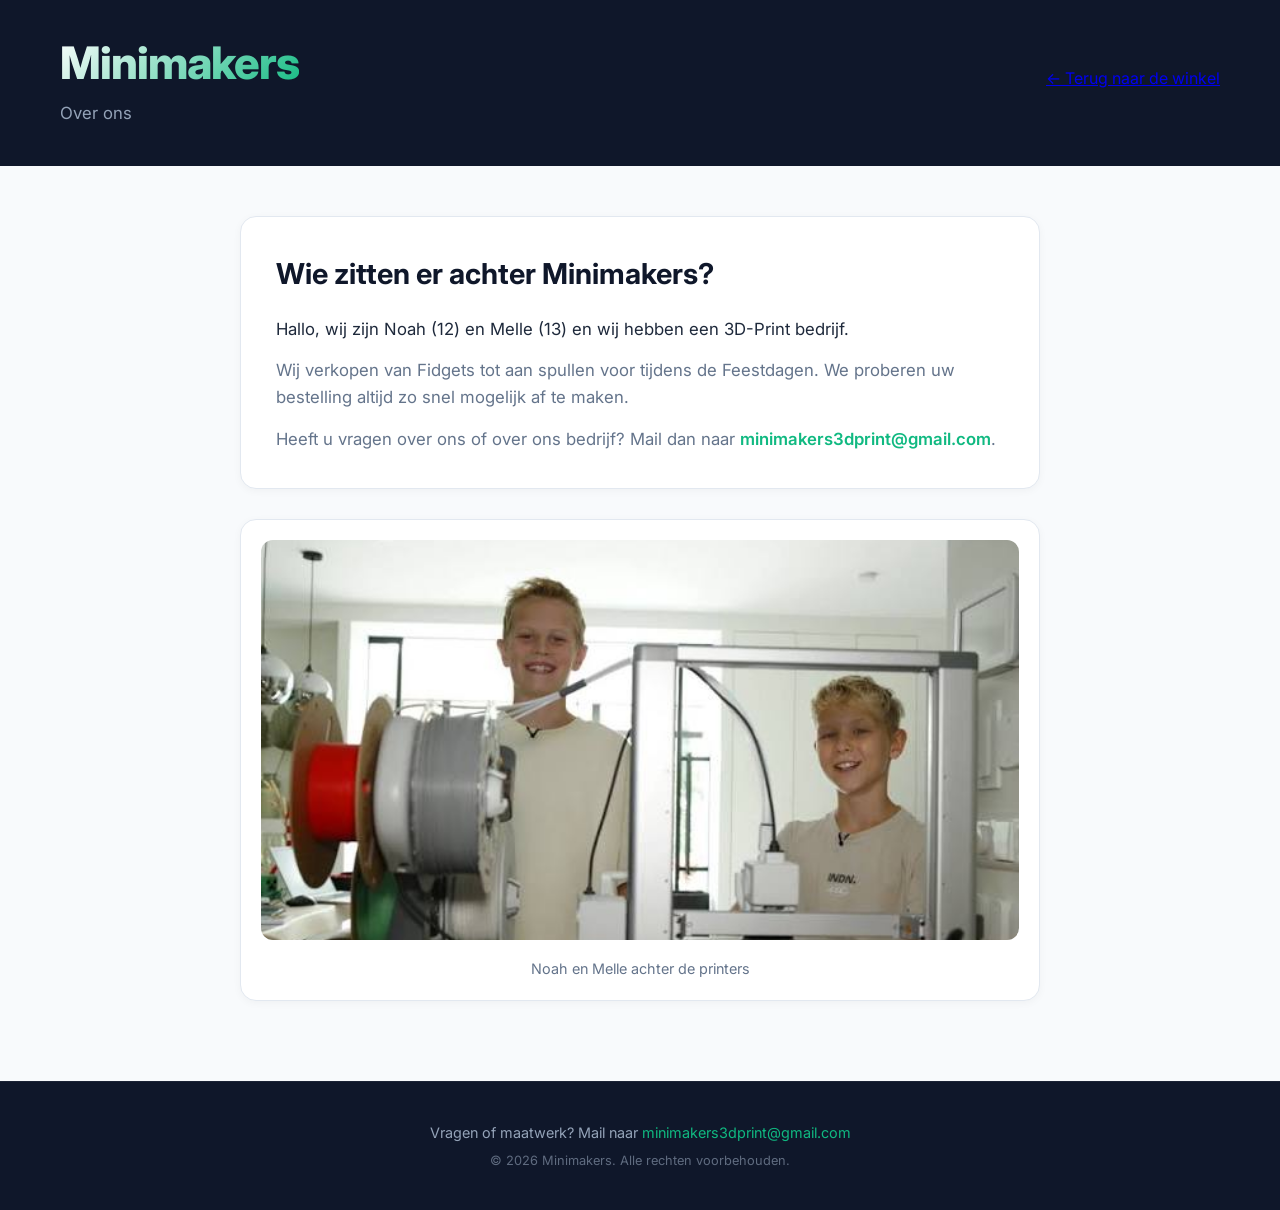
<file: over-ons.html>
<!DOCTYPE html>
<html lang="nl">
<head>
    <meta charset="UTF-8">
    <meta name="viewport" content="width=device-width, initial-scale=1.0">
    <title>Over ons | Minimakers</title>
    <link rel="icon" type="image/png" href="logo.png?v=2">
    <link rel="preconnect" href="https://fonts.googleapis.com">
    <link rel="preconnect" href="https://fonts.gstatic.com" crossorigin>
    <link href="https://fonts.googleapis.com/css2?family=Inter:wght@400;500;600;700;800&display=swap" rel="stylesheet">
    <link rel="stylesheet" href="style.css">
</head>
<body>
    <!-- Header -->
    <header class="site-header">
        <div class="header-main container">
            <div class="brand-container">
                <h1 class="brand-title">Minimakers</h1>
                <p class="brand-subtitle">Over ons</p>
            </div>
            <nav class="header-nav">
                <a href="index.html" class="nav-back-link">&larr; Terug naar de winkel</a>
            </nav>
        </div>
    </header>

    <!-- Over Ons Content -->
    <main class="container" style="padding: 50px 20px 80px 20px;">
        <div class="about-wrapper" style="max-width: 800px; margin: 0 auto; display: flex; flex-direction: column; gap: 30px;">
            
            <div class="about-card" style="background: white; padding: 35px; border-radius: var(--radius); border: 1px solid var(--border-color); box-shadow: var(--shadow-sm);">
                <h2 style="font-size: 1.8rem; margin-bottom: 20px; color: var(--bg-dark);">Wie zitten er achter Minimakers?</h2>
                
                <p style="margin-bottom: 15px; color: var(--text-main); font-size: 1.05rem; line-height: 1.6;">
                    Hallo, wij zijn Noah (12) en Melle (13) en wij hebben een 3D-Print bedrijf. 
                </p>
                <p style="margin-bottom: 15px; color: var(--text-muted); font-size: 1.05rem; line-height: 1.6;">
                    Wij verkopen van Fidgets tot aan spullen voor tijdens de Feestdagen. We proberen uw bestelling altijd zo snel mogelijk af te maken.
                </p>
                <p style="color: var(--text-muted); font-size: 1.05rem; line-height: 1.6;">
                    Heeft u vragen over ons of over ons bedrijf? Mail dan naar <a href="mailto:minimakers3dprint@gmail.com" style="color: var(--primary); font-weight: 600; text-decoration: none;">minimakers3dprint@gmail.com</a>.
                </p>
            </div>

            <div class="about-image-card" style="background: white; padding: 20px; border-radius: var(--radius); border: 1px solid var(--border-color); box-shadow: var(--shadow-sm); text-align: center;">
                <!-- Vervang 'jouw-foto.jpg' hieronder door de bestandsnaam van jullie foto -->
                <img src="melleennoah.jpeg" alt="Noah en Melle" style="width: 100%; max-height: 400px; object-fit: cover; border-radius: 12px;">
                <p style="margin-top: 12px; font-size: 0.9rem; color: var(--text-muted);">Noah en Melle achter de printers</p>
            </div>

        </div>
    </main>

    <!-- Footer -->
    <footer class="site-footer">
        <div class="container">
            <p>Vragen of maatwerk? Mail naar <a href="mailto:minimakers3dprint@gmail.com">minimakers3dprint@gmail.com</a></p>
            <p class="copyright">&copy; 2026 Minimakers. Alle rechten voorbehouden.</p>
        </div>
    </footer>
</body>
</html>
</file>
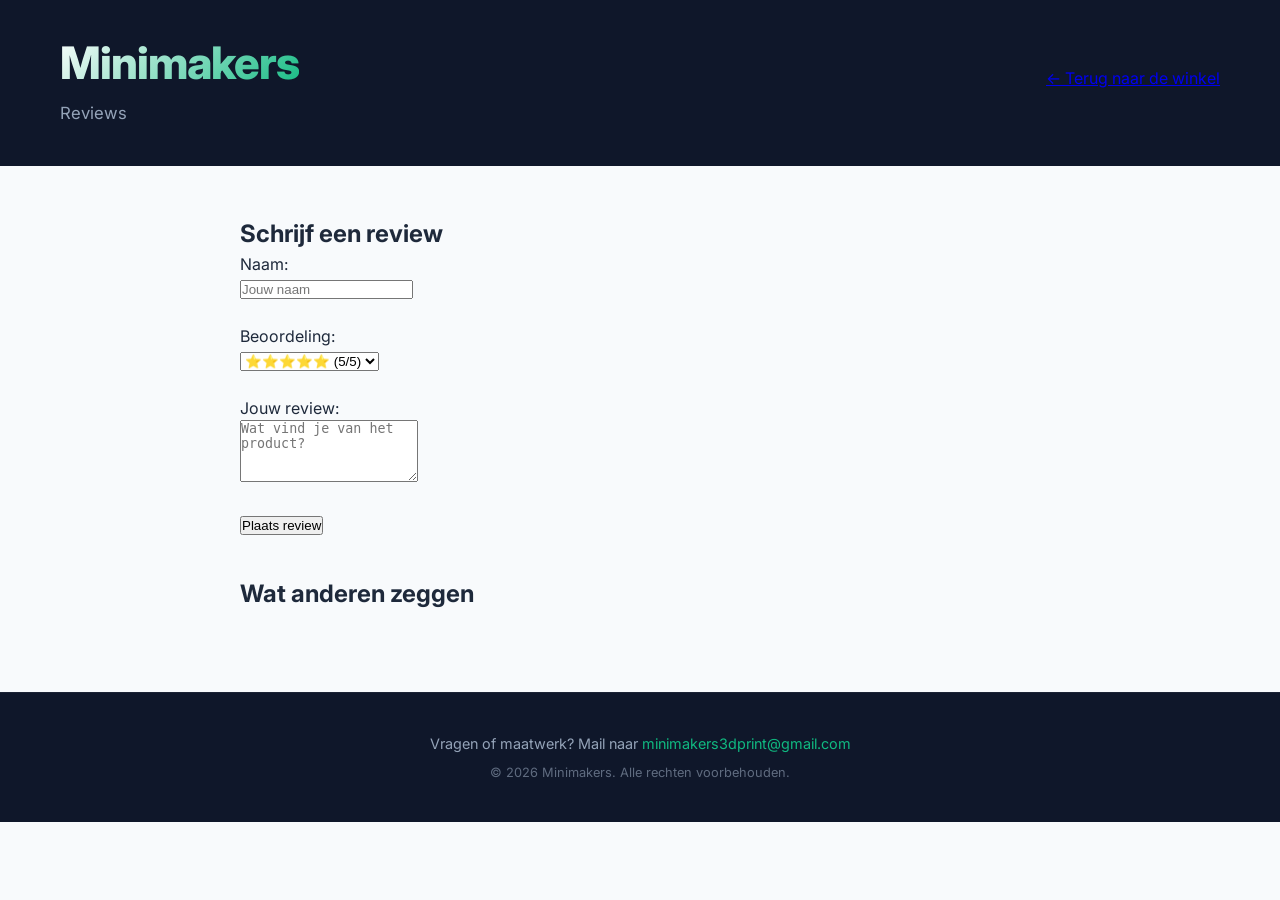
<file: reviews.html>
<!DOCTYPE html>
<html lang="nl">
<head>
    <meta charset="UTF-8">
    <meta name="viewport" content="width=device-width, initial-scale=1.0">
    <title>Reviews | Minimakers</title>
    <link rel="icon" type="image/png" href="logo.png?v=2">
    <link rel="preconnect" href="https://fonts.googleapis.com">
    <link rel="preconnect" href="https://fonts.gstatic.com" crossorigin>
    <link href="https://fonts.googleapis.com/css2?family=Inter:wght@400;500;600;700;800&display=swap" rel="stylesheet">
    <link rel="stylesheet" href="style.css">
</head>
<body>
    <header class="site-header">
        <div class="header-main container">
            <div class="brand-container">
                <h1 class="brand-title">Minimakers</h1>
                <p class="brand-subtitle">Reviews</p>
            </div>
            <nav class="header-nav">
                <a href="index.html" class="nav-back-link">&larr; Terug naar de winkel</a>
            </nav>
        </div>
    </header>

    <main class="container" style="padding: 50px 20px 80px 20px;">
        <section class="review-form-container" style="max-width: 800px; margin: 0 auto 40px;">
            <h2>Schrijf een review</h2>
            <form id="review-form">
                <label for="review-name">Naam:</label><br>
                <input type="text" id="review-name" required placeholder="Jouw naam"><br><br>

                <label for="review-rating">Beoordeling:</label><br>
                <select id="review-rating" required>
                    <option value="5">⭐⭐⭐⭐⭐ (5/5)</option>
                    <option value="4">⭐⭐⭐⭐ (4/5)</option>
                    <option value="3">⭐⭐⭐ (3/5)</option>
                    <option value="2">⭐⭐ (2/5)</option>
                    <option value="1">⭐ (1/5)</option>
                </select><br><br>

                <label for="review-text">Jouw review:</label><br>
                <textarea id="review-text" rows="4" required placeholder="Wat vind je van het product?"></textarea><br><br>

                <button type="submit">Plaats review</button>
            </form>
        </section>

        <section class="reviews-display-container" style="max-width: 800px; margin: 0 auto;">
            <h2>Wat anderen zeggen</h2>
            <div id="reviews-list"></div>
        </section>
    </main>

    <footer class="site-footer">
        <div class="container">
            <p>Vragen of maatwerk? Mail naar <a href="mailto:minimakers3dprint@gmail.com">minimakers3dprint@gmail.com</a></p>
            <p class="copyright">&copy; 2026 Minimakers. Alle rechten voorbehouden.</p>
        </div>
    </footer>

    <script src="script.js"></script>
</body>
</html>
</file>
<file: style.css>
/* Reset & Basis Variabelen */
:root {
    --primary: #10b981;
    --primary-hover: #059669;
    --bg-dark: #0f172a;
    --bg-card: #ffffff;
    --text-main: #1e293b;
    --text-muted: #64748b;
    --border-color: #e2e8f0;
    --radius: 16px;
    --shadow-sm: 0 2px 8px rgba(0,0,0,0.04);
    --shadow-lg: 0 20px 25px -5px rgba(0,0,0,0.1), 0 10px 10px -5px rgba(0,0,0,0.04);
}

* {
    margin: 0;
    padding: 0;
    box-sizing: border-box;
}

body {
    font-family: 'Inter', -apple-system, BlinkMacSystemFont, "Segoe UI", Roboto, sans-serif;
    background-color: #f8fafc;
    color: var(--text-main);
    line-height: 1.5;
    overflow-x: hidden;
}

body.cart-open {
    overflow: hidden;
}

.container {
    max-width: 1200px;
    margin: 0 auto;
    padding: 0 20px;
}

/* Header & Navigatie */
.site-header {
    background: var(--bg-dark);
    color: white;
    padding-bottom: 30px;
}

.top-bar {
    background: rgba(255, 255, 255, 0.05);
    padding: 10px 0;
    border-bottom: 1px solid rgba(255, 255, 255, 0.1);
}

.top-socials {
    display: flex;
    justify-content: center;
    gap: 20px;
}

.social-link {
    color: #94a3b8;
    text-decoration: none;
    font-size: 0.85rem;
    font-weight: 500;
    display: flex;
    align-items: center;
    gap: 6px;
    transition: color 0.2s;
}

.social-link:hover {
    color: white;
}

.header-main {
    padding: 30px 20px 10px;
    display: flex;
    justify-content: space-between;
    align-items: center;
    flex-wrap: wrap;
    gap: 20px;
}

.brand-title {
    font-size: 2.8rem;
    font-weight: 800;
    letter-spacing: -1px;
    background: linear-gradient(135deg, #ffffff 0%, #10b981 100%);
    -webkit-background-clip: text;
    background-clip: text;
    -webkit-text-fill-color: transparent;
}

.brand-subtitle {
    color: #94a3b8;
    font-size: 1.05rem;
    margin-top: 4px;
}

/* Header Acties & Knoppen */
.header-actions {
    display: flex;
    align-items: center;
    gap: 12px;
}

.header-nav-links {
    display: flex;
    align-items: center;
    gap: 10px;
}

.nav-btn {
    display: inline-flex;
    align-items: center;
    padding: 10px 18px;
    background: rgba(255, 255, 255, 0.08);
    border: 1px solid rgba(255, 255, 255, 0.15);
    border-radius: 20px;
    color: #e2e8f0;
    text-decoration: none;
    font-size: 0.9rem;
    font-weight: 500;
    transition: all 0.2s ease;
}

.nav-btn:hover {
    background: rgba(255, 255, 255, 0.18);
    color: #ffffff;
    border-color: rgba(255, 255, 255, 0.3);
    transform: translateY(-1px);
}

.cart-trigger-btn {
    background: rgba(255,255,255,0.1);
    border: 1px solid rgba(255,255,255,0.2);
    color: white;
    padding: 10px 20px;
    border-radius: 20px;
    display: flex;
    align-items: center;
    gap: 10px;
    font-size: 0.95rem;
    font-weight: 600;
    cursor: pointer;
    position: relative;
    transition: all 0.3s;
}

.cart-trigger-btn:hover {
    background: rgba(255,255,255,0.2);
    transform: translateY(-1px);
}

.cart-badge {
    position: absolute;
    top: -5px;
    right: -5px;
    background: #ef4444;
    color: white;
    font-size: 0.75rem;
    font-weight: bold;
    height: 22px;
    min-width: 22px;
    border-radius: 11px;
    display: flex;
    align-items: center;
    justify-content: center;
    padding: 0 6px;
    box-shadow: 0 2px 4px rgba(0,0,0,0.2);
}

/* Eco label styling */
.eco-tag {
    display: inline-block;
    margin-top: 6px;
    font-size: 0.8rem;
    color: #059669;
    font-weight: 600;
}

/* Controls / Filter Sectie */
.controls-section {
    margin-top: 30px;
    margin-bottom: 30px;
}

.filter-card {
    background: white;
    padding: 16px 24px;
    border-radius: var(--radius);
    box-shadow: var(--shadow-sm);
    border: 1px solid var(--border-color);
    display: flex;
    gap: 16px;
    flex-wrap: wrap;
    align-items: center;
}

.search-wrapper {
    flex: 1;
    min-width: 260px;
    position: relative;
}

.search-icon {
    position: absolute;
    left: 14px;
    top: 50%;
    transform: translateY(-50%);
    color: var(--text-muted);
}

#search-input {
    width: 100%;
    padding: 12px 14px 12px 42px;
    border: 1px solid var(--border-color);
    border-radius: 10px;
    font-size: 0.95rem;
    outline: none;
    transition: border-color 0.2s, box-shadow 0.2s;
}

#search-input:focus, #category-select:focus {
    border-color: var(--primary);
    box-shadow: 0 0 0 3px rgba(16, 185, 129, 0.15);
}

.select-wrapper select {
    padding: 12px 16px;
    border: 1px solid var(--border-color);
    border-radius: 10px;
    font-size: 0.95rem;
    background-color: white;
    color: var(--text-main);
    outline: none;
    cursor: pointer;
}

/* Section Header */
.section-header {
    margin-bottom: 30px;
}

.section-header h2 {
    font-size: 1.8rem;
    font-weight: 700;
}

/* Producten Grid */
.products-grid {
    display: grid;
    grid-template-columns: repeat(3, minmax(0, 1fr));
    gap: 24px;
    margin-bottom: 60px;
}

@media (max-width: 800px) {
    .products-grid {
        grid-template-columns: repeat(2, minmax(0, 1fr));
    }
}

@media (max-width: 520px) {
    .products-grid {
        grid-template-columns: 1fr;
    }
}

.product-card {
    background: var(--bg-card);
    border-radius: var(--radius);
    border: 1px solid var(--border-color);
    overflow: hidden;
    display: flex;
    flex-direction: column;
    box-shadow: var(--shadow-sm);
    transition: transform 0.3s cubic-bezier(0.16, 1, 0.3, 1), box-shadow 0.3s ease;
}

.product-card:hover {
    transform: translateY(-8px);
    box-shadow: var(--shadow-lg);
    border-color: rgba(16, 185, 129, 0.3);
}

.card-image-wrapper {
    position: relative;
    width: 100%;
    height: 220px;
    background: #f1f5f9;
    overflow: hidden;
}

.product-image {
    width: 100%;
    height: 100%;
    object-fit: cover;
    transition: transform 0.5s ease;
}

.product-card:hover .product-image {
    transform: scale(1.05);
}

.badge {
    position: absolute;
    top: 12px;
    right: 12px;
    background: var(--bg-dark);
    color: white;
    font-size: 0.75rem;
    font-weight: 600;
    padding: 4px 10px;
    border-radius: 20px;
    z-index: 2;
}

.card-content {
    padding: 20px;
    display: flex;
    flex-direction: column;
    flex-grow: 1;
}

.product-title {
    font-size: 1.2rem;
    font-weight: 600;
    margin-bottom: 4px;
}

.price-tag {
    font-size: 1.25rem;
    font-weight: 700;
    color: var(--primary-hover);
    margin-bottom: 12px;
}

.color-select-group {
    margin-top: auto;
    margin-bottom: 12px;
    display: flex;
    flex-direction: column;
    gap: 10px;
}

.color-select label {
    display: block;
    font-size: 0.8rem;
    font-weight: 600;
    color: var(--text-muted);
    margin-bottom: 4px;
}

.select-box {
    width: 100%;
    padding: 8px 12px;
    border: 1px solid var(--border-color);
    border-radius: 8px;
    font-size: 0.88rem;
    outline: none;
    background: #f8fafc;
}

.btn {
    width: 100%;
    padding: 12px;
    border: none;
    border-radius: 10px;
    background: var(--primary);
    color: white;
    font-weight: 600;
    font-size: 0.95rem;
    cursor: pointer;
    transition: background 0.2s, transform 0.1s;
    display: flex;
    justify-content: center;
    align-items: center;
    gap: 8px;
}

.btn:hover {
    background: var(--primary-hover);
}

.btn:active {
    transform: scale(0.98);
}

.btn-secondary {
    background: #e2e8f0;
    color: var(--text-main);
}
.btn-secondary:hover {
    background: #cbd5e1;
}

/* Slide-out Winkelmand */
.cart-overlay {
    position: fixed;
    top: 0;
    left: 0;
    width: 100%;
    height: 100%;
    background: rgba(15, 23, 42, 0.6);
    backdrop-filter: blur(4px);
    z-index: 999;
    opacity: 0;
    pointer-events: none;
    transition: opacity 0.4s ease;
}

.cart-overlay.open {
    opacity: 1;
    pointer-events: all;
}

.cart-sidebar {
    position: fixed;
    top: 0;
    right: 0;
    width: 400px;
    max-width: 100vw;
    height: 100%;
    background: #ffffff;
    z-index: 1000;
    box-shadow: -10px 0 30px rgba(0,0,0,0.1);
    transform: translateX(100%);
    transition: transform 0.4s cubic-bezier(0.16, 1, 0.3, 1);
    display: flex;
    flex-direction: column;
}

.cart-sidebar.open {
    transform: translateX(0);
}

.cart-header {
    padding: 24px;
    border-bottom: 1px solid var(--border-color);
    display: flex;
    justify-content: space-between;
    align-items: center;
}

.cart-header h2 {
    font-size: 1.4rem;
    font-weight: 700;
    color: var(--bg-dark);
}

.close-cart-btn {
    background: #f1f5f9;
    border: none;
    font-size: 1.5rem;
    color: var(--text-muted);
    width: 36px;
    height: 36px;
    border-radius: 50%;
    cursor: pointer;
    display: flex;
    align-items: center;
    justify-content: center;
    transition: all 0.2s;
}

.close-cart-btn:hover {
    background: #e2e8f0;
    color: #ef4444;
}

.cart-items-container {
    flex: 1;
    overflow-y: auto;
    padding: 24px;
    display: flex;
    flex-direction: column;
    gap: 20px;
}

.empty-cart-msg {
    text-align: center;
    color: var(--text-muted);
    margin-top: 40px;
    font-weight: 500;
}

.cart-item {
    display: flex;
    gap: 16px;
    align-items: center;
    padding-bottom: 16px;
    border-bottom: 1px solid #f1f5f9;
}

.cart-item-img {
    width: 70px;
    height: 70px;
    object-fit: cover;
    border-radius: 10px;
    background: #f8fafc;
}

.cart-item-info {
    flex: 1;
}

.cart-item-title {
    font-weight: 600;
    font-size: 1rem;
    color: var(--text-main);
    margin-bottom: 2px;
}

.cart-item-color {
    font-size: 0.8rem;
    color: var(--text-muted);
    margin-bottom: 6px;
}

.cart-item-price {
    font-weight: 700;
    color: var(--primary);
}

.remove-item-btn {
    background: none;
    border: none;
    color: #ef4444;
    cursor: pointer;
    font-size: 0.85rem;
    font-weight: 500;
    padding: 6px;
}
.remove-item-btn:hover {
    text-decoration: underline;
}

.cart-footer {
    padding: 24px;
    border-top: 1px solid var(--border-color);
    background: #f8fafc;
}

.cart-total {
    display: flex;
    justify-content: space-between;
    align-items: center;
    font-size: 1.25rem;
    font-weight: 700;
    margin-bottom: 20px;
    color: var(--bg-dark);
}

.checkout-btn {
    font-size: 1.1rem;
    padding: 16px;
}

/* Modals */
.modal-overlay {
    position: fixed;
    top: 0;
    left: 0;
    width: 100%;
    height: 100%;
    background: rgba(15, 23, 42, 0.6);
    backdrop-filter: blur(4px);
    z-index: 2000;
    display: flex;
    align-items: center;
    justify-content: center;
    padding: 20px;
    opacity: 0;
    pointer-events: none;
    transition: opacity 0.3s ease;
}

.modal-overlay.open {
    opacity: 1;
    pointer-events: all;
}

.modal-card {
    background: white;
    padding: 30px;
    border-radius: 20px;
    max-width: 460px;
    width: 100%;
    box-shadow: var(--shadow-lg);
    position: relative;
    text-align: left;
}

.modal-card.modal-large {
    max-width: 520px;
}

.modal-card.text-center {
    text-align: center;
}

.checkout-step {
    display: none;
}

.checkout-step.active {
    display: block;
}

.back-link {
    background: none;
    border: none;
    color: var(--primary-hover);
    font-weight: 600;
    cursor: pointer;
    font-size: 0.85rem;
    margin-bottom: 12px;
}

.review-items-list {
    max-height: 240px;
    overflow-y: auto;
    margin: 16px 0;
    display: flex;
    flex-direction: column;
    gap: 12px;
    border-top: 1px solid var(--border-color);
    border-bottom: 1px solid var(--border-color);
    padding: 12px 0;
}

.review-item {
    display: flex;
    align-items: center;
    justify-content: space-between;
    gap: 12px;
}

.review-item-info {
    flex: 1;
}

.review-item-title {
    font-weight: 600;
    font-size: 0.95rem;
}

.review-item-sub {
    font-size: 0.8rem;
    color: var(--text-muted);
}

.qty-controls {
    display: flex;
    align-items: center;
    gap: 8px;
    background: #f1f5f9;
    padding: 4px 8px;
    border-radius: 8px;
}

.qty-btn {
    background: white;
    border: 1px solid var(--border-color);
    width: 24px;
    height: 24px;
    border-radius: 6px;
    cursor: pointer;
    font-weight: bold;
    display: flex;
    align-items: center;
    justify-content: center;
}

.review-total-box {
    display: flex;
    justify-content: space-between;
    align-items: center;
    font-size: 1.15rem;
    margin-bottom: 20px;
}

.contact-method-toggle {
    display: flex;
    gap: 10px;
    margin-top: 6px;
}

.toggle-option {
    flex: 1;
    padding: 10px 14px;
    border: 1px solid var(--border-color);
    border-radius: 10px;
    font-size: 0.9rem;
    font-weight: 600;
    text-align: center;
    cursor: pointer;
    background: #f8fafc;
    color: var(--text-muted);
    transition: all 0.2s;
    display: flex;
    align-items: center;
    justify-content: center;
    gap: 8px;
}

.toggle-option input[type="radio"] {
    display: none;
}

.toggle-option.active {
    background: #d1fae5;
    border-color: var(--primary);
    color: var(--primary-hover);
}

.success-icon-circle {
    width: 64px;
    height: 64px;
    background: #d1fae5;
    color: var(--primary);
    border-radius: 50%;
    display: flex;
    align-items: center;
    justify-content: center;
    margin: 0 auto 16px auto;
}

.added-icon {
    width: 50px;
    height: 50px;
    background: #d1fae5;
    color: var(--primary);
    border-radius: 50%;
    display: flex;
    align-items: center;
    justify-content: center;
    font-size: 1.5rem;
    font-weight: bold;
    margin: 0 auto 16px auto;
}

.close-modal-btn {
    position: absolute;
    top: 15px;
    right: 15px;
    background: none;
    border: none;
    font-size: 1.5rem;
    color: var(--text-muted);
    cursor: pointer;
}

.modal-card h3 {
    font-size: 1.4rem;
    margin-bottom: 8px;
    color: var(--bg-dark);
}

.modal-card p {
    color: var(--text-muted);
    font-size: 0.9rem;
    margin-bottom: 12px;
}

.modal-actions-row {
    display: flex;
    gap: 12px;
    margin-top: 20px;
}

.order-form {
    display: flex;
    flex-direction: column;
    gap: 16px;
}

.form-group label {
    display: block;
    font-size: 0.85rem;
    font-weight: 600;
    margin-bottom: 6px;
    color: var(--text-main);
}

.form-group input {
    width: 100%;
    padding: 10px 14px;
    border: 1px solid var(--border-color);
    border-radius: 8px;
    font-size: 0.95rem;
    outline: none;
}

.form-group input:focus {
    border-color: var(--primary);
}

.submit-order-btn {
    margin-top: 10px;
    padding: 14px;
    font-size: 1rem;
}

/* Footer */
.site-footer {
    background: var(--bg-dark);
    color: #94a3b8;
    text-align: center;
    padding: 40px 0;
    font-size: 0.9rem;
    border-top: 1px solid rgba(255, 255, 255, 0.05);
}

.site-footer a {
    color: var(--primary);
    text-decoration: none;
}

.copyright {
    margin-top: 8px;
    font-size: 0.8rem;
    opacity: 0.6;
}

/* Categorie Kopteksten Over Volledige Breedte */
.category-header {
    grid-column: 1 / -1;
    width: 100%;
    display: flex;
    align-items: center;
    gap: 15px;
    margin: 40px 0 20px 0;
}

.category-header h2 {
    font-size: 1.5rem;
    font-weight: 700;
    color: #1e293b;
    white-space: nowrap;
    display: flex;
    align-items: center;
    gap: 10px;
}

.category-line {
    flex-grow: 1;
    height: 3px;
    background: linear-gradient(to right, #10b981, #e2e8f0);
    border-radius: 3px;
}

/* WhatsApp & YouTube Promotie Banner */
.channels-banner-section {
    margin: 20px auto 0 auto;
    padding: 0 15px;
}

.channels-promo-card {
    background: linear-gradient(135deg, #25D366 0%, #128C7E 100%);
    color: white;
    border-radius: 12px;
    padding: 20px 25px;
    display: flex;
    flex-wrap: wrap;
    align-items: center;
    justify-content: space-between;
    gap: 15px;
    box-shadow: 0 4px 15px rgba(37, 211, 102, 0.25);
}

.channels-text h3 {
    margin: 0 0 5px 0;
    font-size: 1.2rem;
    color: #ffffff;
}

.channels-text p {
    margin: 0;
    font-size: 0.95rem;
    opacity: 0.95;
}

.channels-buttons {
    display: flex;
    gap: 10px;
    flex-wrap: wrap;
}

.btn-channel {
    display: inline-flex;
    align-items: center;
    gap: 8px;
    padding: 10px 18px;
    border-radius: 8px;
    font-weight: 600;
    text-decoration: none;
    font-size: 0.9rem;
    transition: transform 0.2s, opacity 0.2s;
}

.btn-channel.whatsapp-glow {
    background: #ffffff;
    color: #075E54;
}

.btn-channel.youtube-btn {
    background: #FF0000;
    color: #ffffff;
}

.btn-channel:hover {
    transform: translateY(-2px);
    opacity: 0.95;
}

/* WhatsApp in Bedank Modal */
.success-whatsapp-box {
    background: #f0fdf4;
    border: 1px solid #bbf7d0;
    padding: 15px;
    border-radius: 8px;
    margin: 15px 0;
    font-size: 0.9rem;
    color: #166534;
}

.btn-whatsapp-full {
    display: inline-block;
    margin-top: 10px;
    background: #25D366;
    color: white;
    padding: 10px 16px;
    border-radius: 6px;
    text-decoration: none;
    font-weight: 600;
}

.btn-whatsapp-full:hover {
    background: #1EBE5D;
}

/* Kortingscode Veld */
.coupon-wrapper {
    display: flex;
    gap: 10px;
    margin: 15px 0 5px 0;
}

.coupon-wrapper input {
    flex: 1;
    padding: 10px 14px;
    border: 1px solid var(--border-color);
    border-radius: 8px;
    font-size: 0.9rem;
    outline: none;
}

.coupon-wrapper input:focus {
    border-color: var(--primary);
}

.coupon-wrapper .btn {
    width: auto;
    padding: 10px 18px;
    font-size: 0.9rem;
    white-space: nowrap;
}

.coupon-message {
    font-size: 0.85rem;
    margin-bottom: 15px;
    text-align: left;
}

.coupon-message.success {
    color: var(--primary-hover);
    font-weight: 600;
}

.coupon-message.error {
    color: #ef4444;
}

/* Mededelingenbalk Bovenin */
#announcement-bar {
    background: #0f172a;
    color: #ffffff;
    text-align: center;
    padding: 8px 15px;
    font-size: 0.85rem;
    font-weight: 500;
    border-bottom: 1px solid rgba(255, 255, 255, 0.1);
}

#announcement-bar p {
    margin: 0;
    color: #ffffff;
}

#announcement-bar .highlight-local {
    color: #10b981;
    font-weight: 700;
}
</file>
